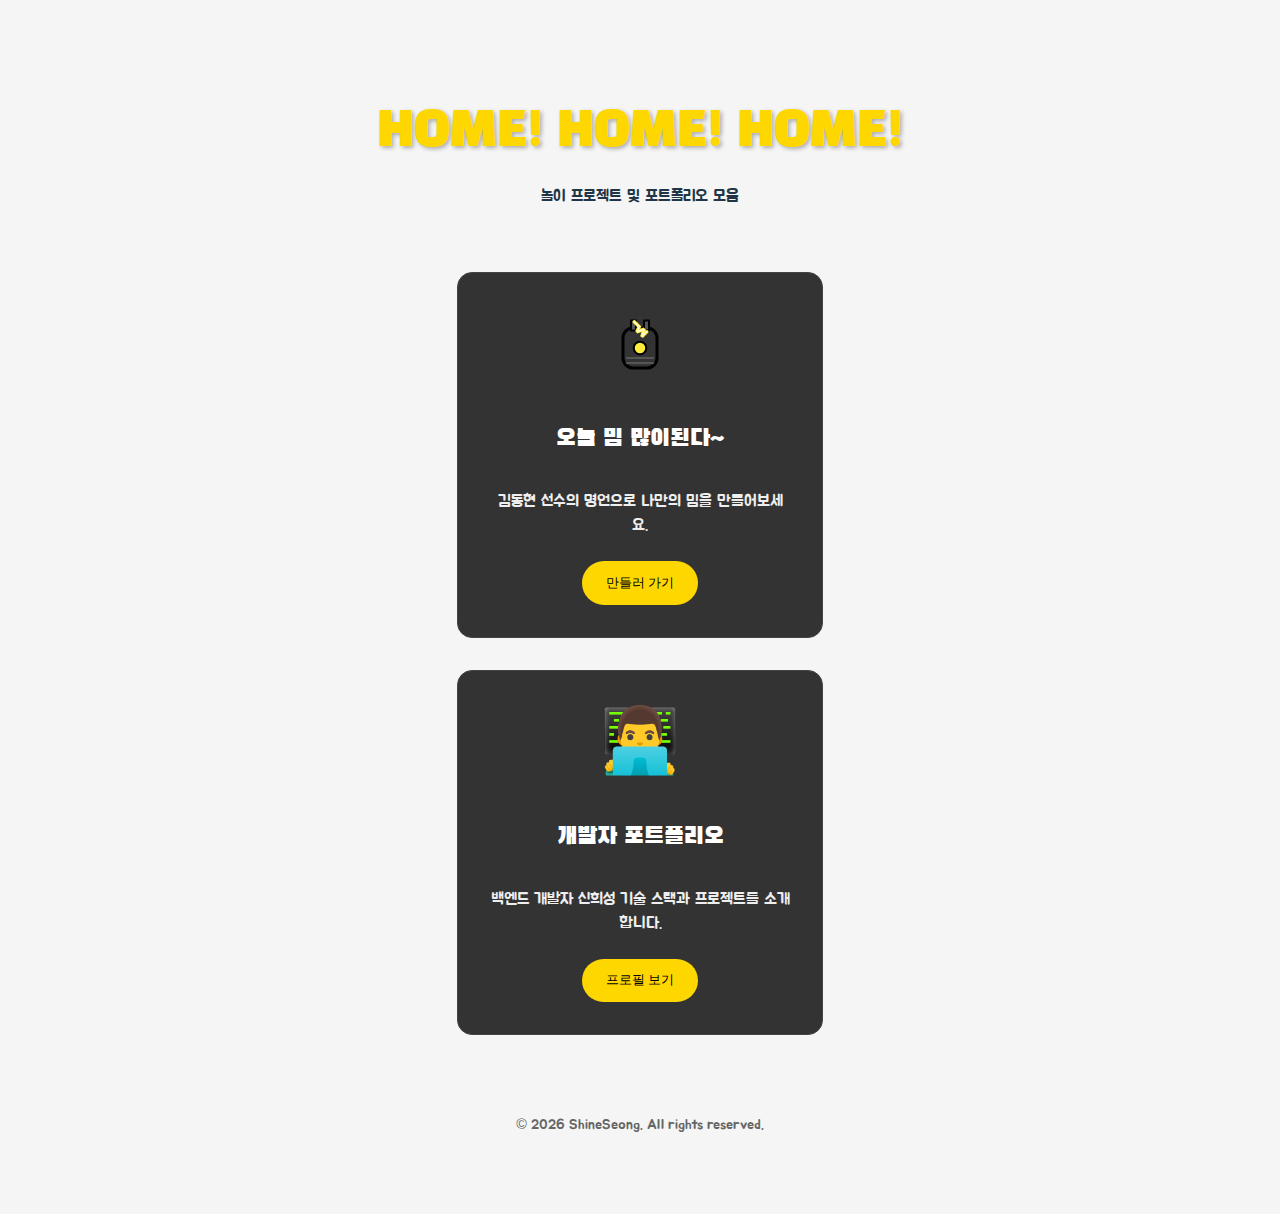
<file: index.html>
<!doctype html>
<html lang="en">
  <head>
    <meta charset="UTF-8" />
    <link rel="icon" type="image/svg+xml" href="/stun-gun.svg" />
    <meta name="viewport" content="width=device-width, initial-scale=1.0" />
    <link rel="preconnect" href="https://fonts.googleapis.com">
    <link rel="preconnect" href="https://fonts.gstatic.com" crossorigin>
    <link href="https://fonts.googleapis.com/css2?family=Black+Han+Sans&family=Jua&display=swap" rel="stylesheet">
    <title>김동현 밈 생성기 - 오늘 운동 많이 된다 | 오늘 밈 많이 된다</title>
    <meta name="description" content="김동현 선수의 '오늘 운동 많이 된다', '스트레스 많이 받을거야' 등 유명한 밈을 활용하여 나만의 밈 이미지를 만들어보세요. 실시간 텍스트 합성 및 공유 기능을 제공하는 김동현 밈 생성기입니다." />
    <meta name="keywords" content="김동현 밈 생성기, 오늘 운동 많이 된다, 오늘 밈 많이 된다, 스트레스 많이 받을거야, 오늘 운동 많이 된다 생성기, 김동현 짤, 밈 만들기, 매미킴 밈" />
    <meta property="og:title" content="김동현 밈 생성기 - 오늘 운동 많이 된다" />
    <meta property="og:description" content="클릭 몇 번으로 만드는 나만의 김동현 밈! 오늘 운동 많이 된다, 스트레스 많이 받을거야 등 다양한 템플릿 제공." />
    <meta property="og:type" content="website" />
    <meta property="og:url" content="https://this-is-a-great-workout-generator.pages.dev" />
    <meta property="og:image" content="https://this-is-a-great-workout-generator.pages.dev/og-image.png" />
    <meta name="twitter:card" content="summary_large_image" />
    <meta name="google-adsense-account" content="ca-pub-1660431670215659">
    <!-- Google AdSense -->
    <script async src="https://pagead2.googlesyndication.com/pagead/js/adsbygoogle.js?client=ca-pub-1660431670215659"
         crossorigin="anonymous"></script>
    <script type="module" crossorigin src="/assets/index-DIxK9hoF.js"></script>
    <link rel="stylesheet" crossorigin href="/assets/index-CgCWH6Kr.css">
  </head>
  <body>
    <div id="root"></div>
  </body>
</html>
</file>
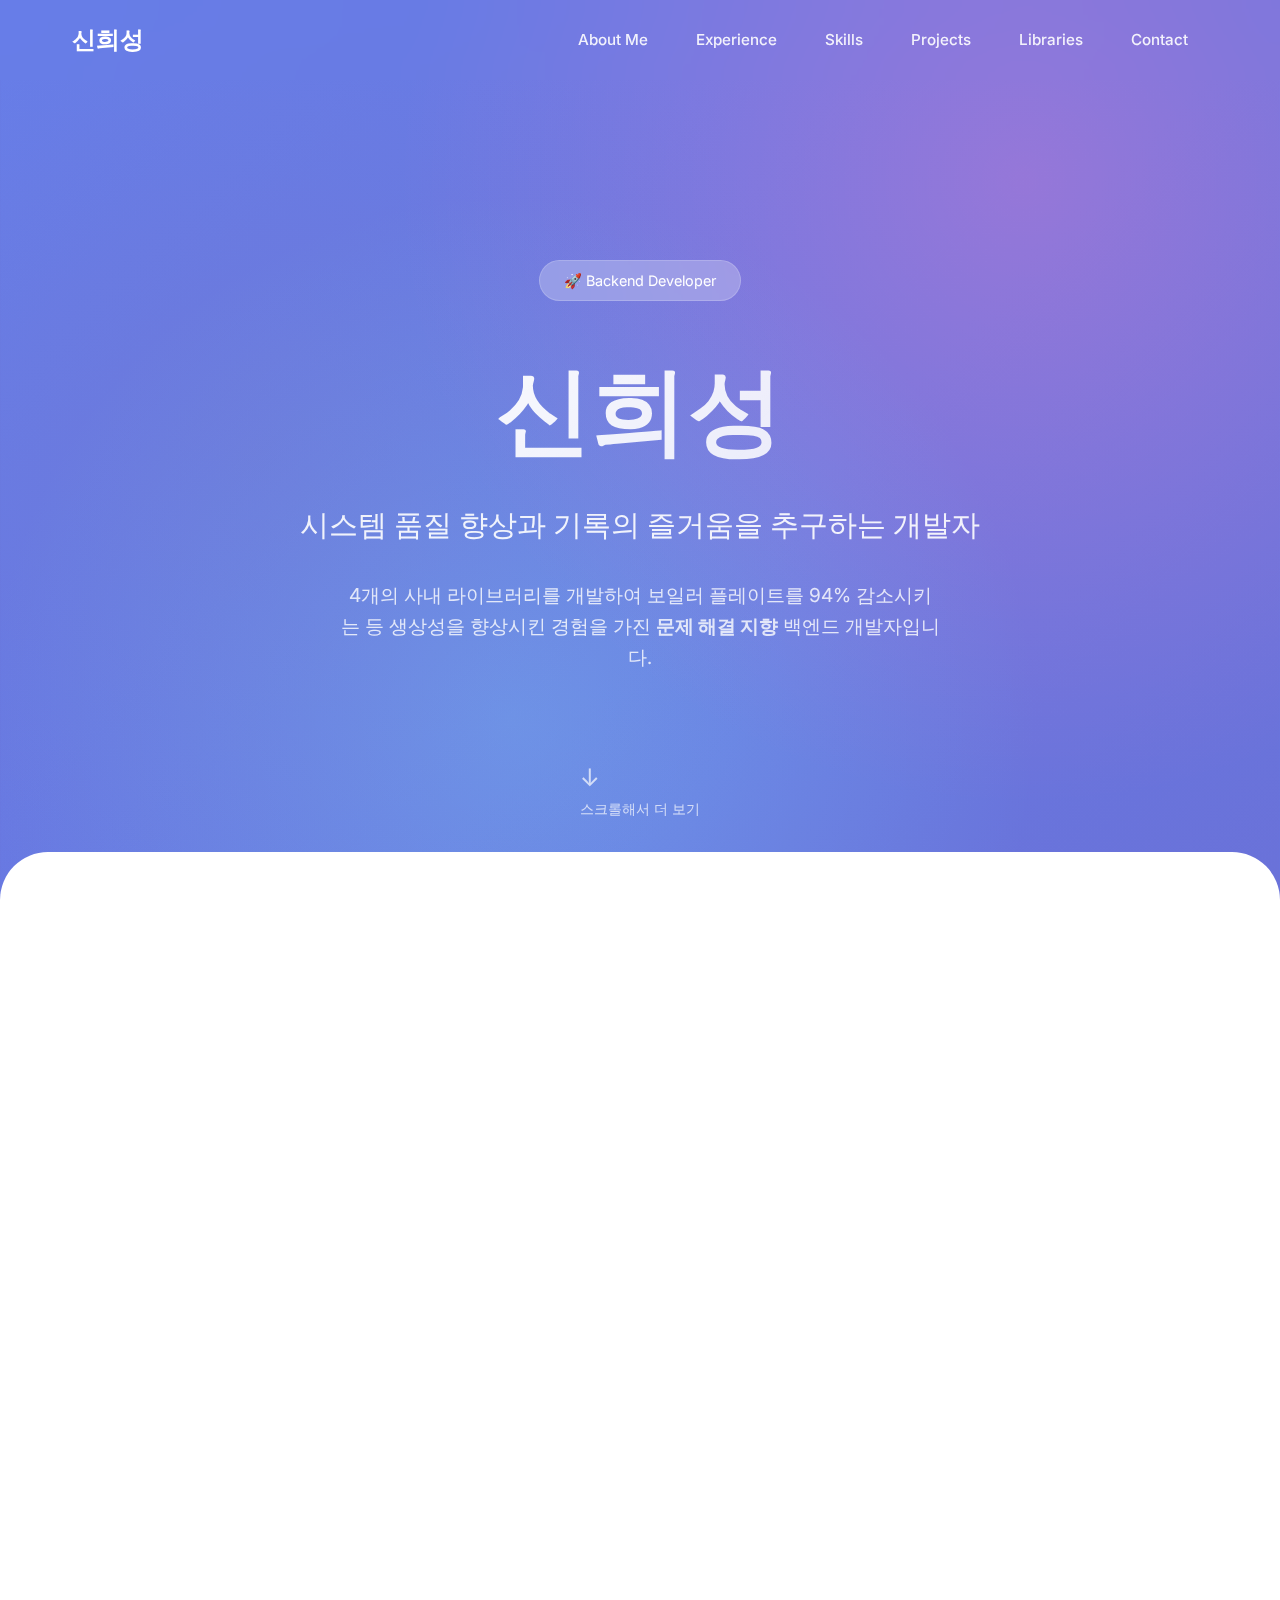
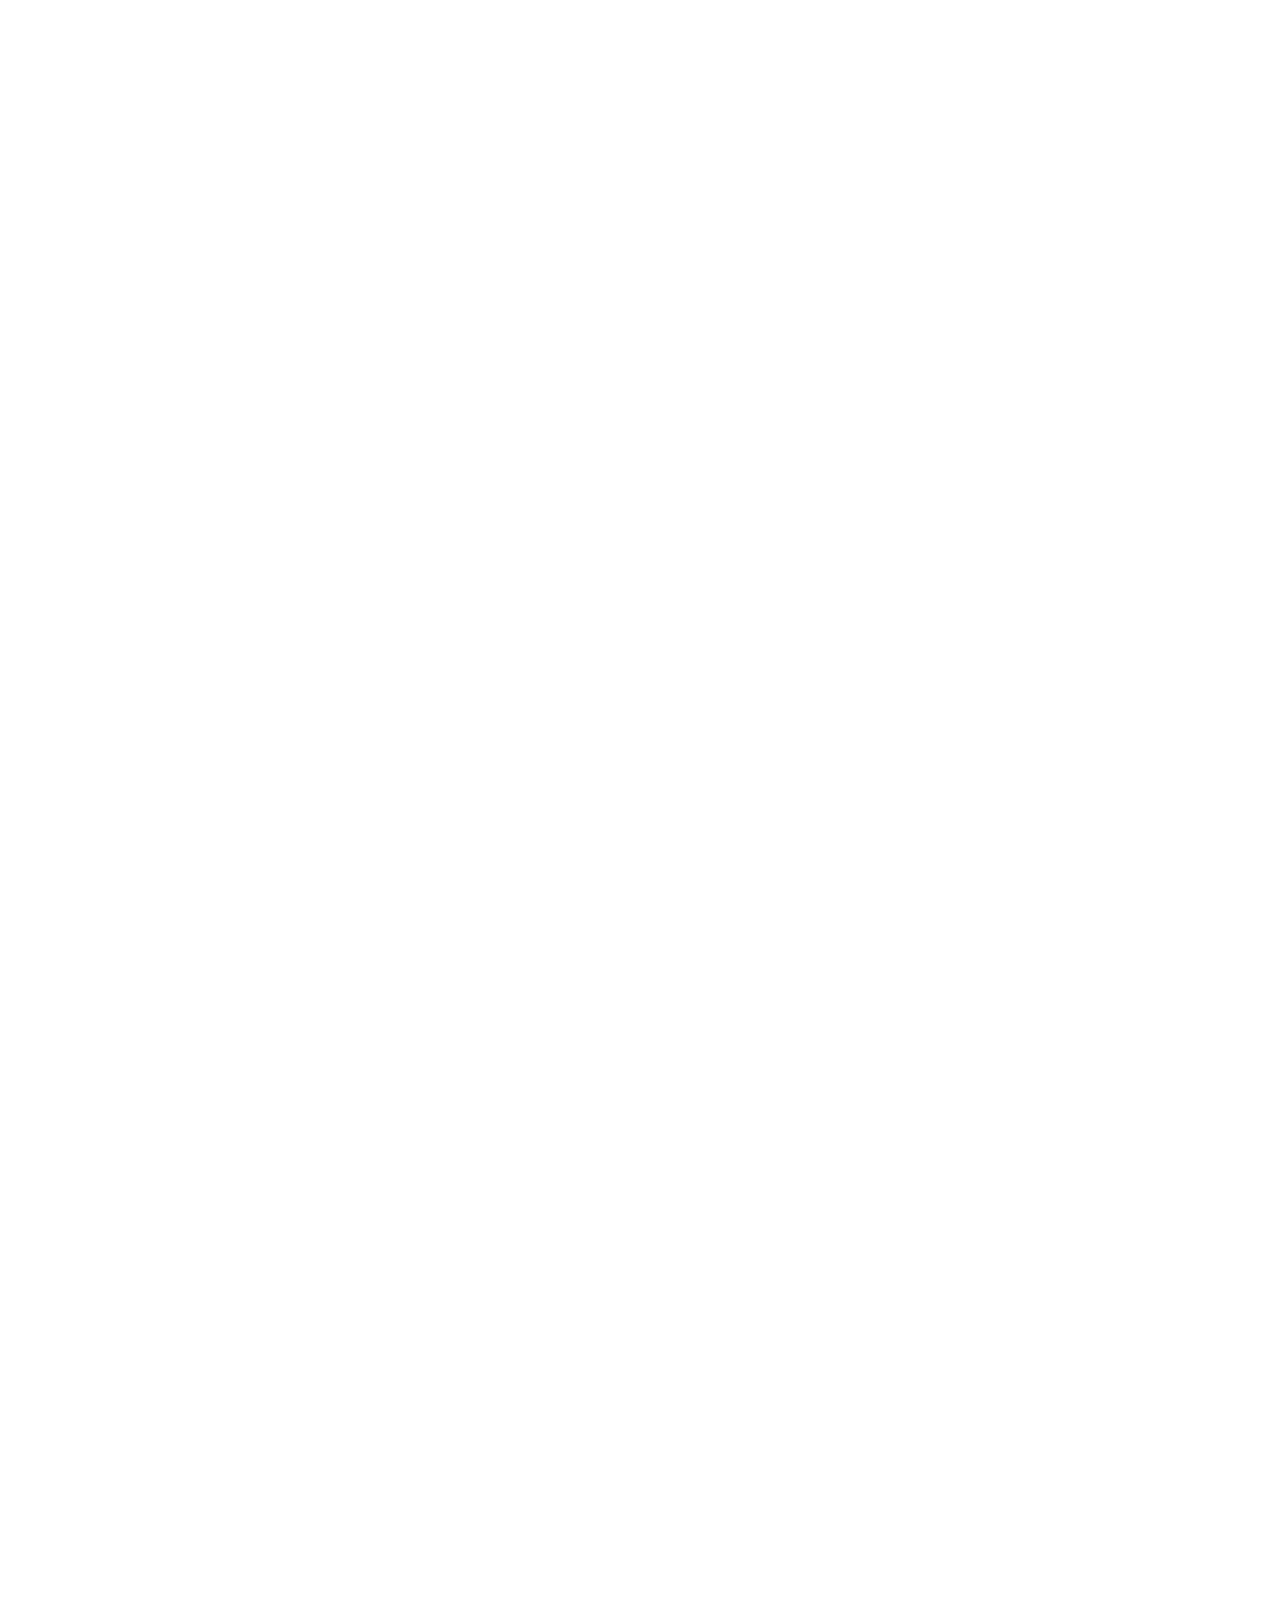
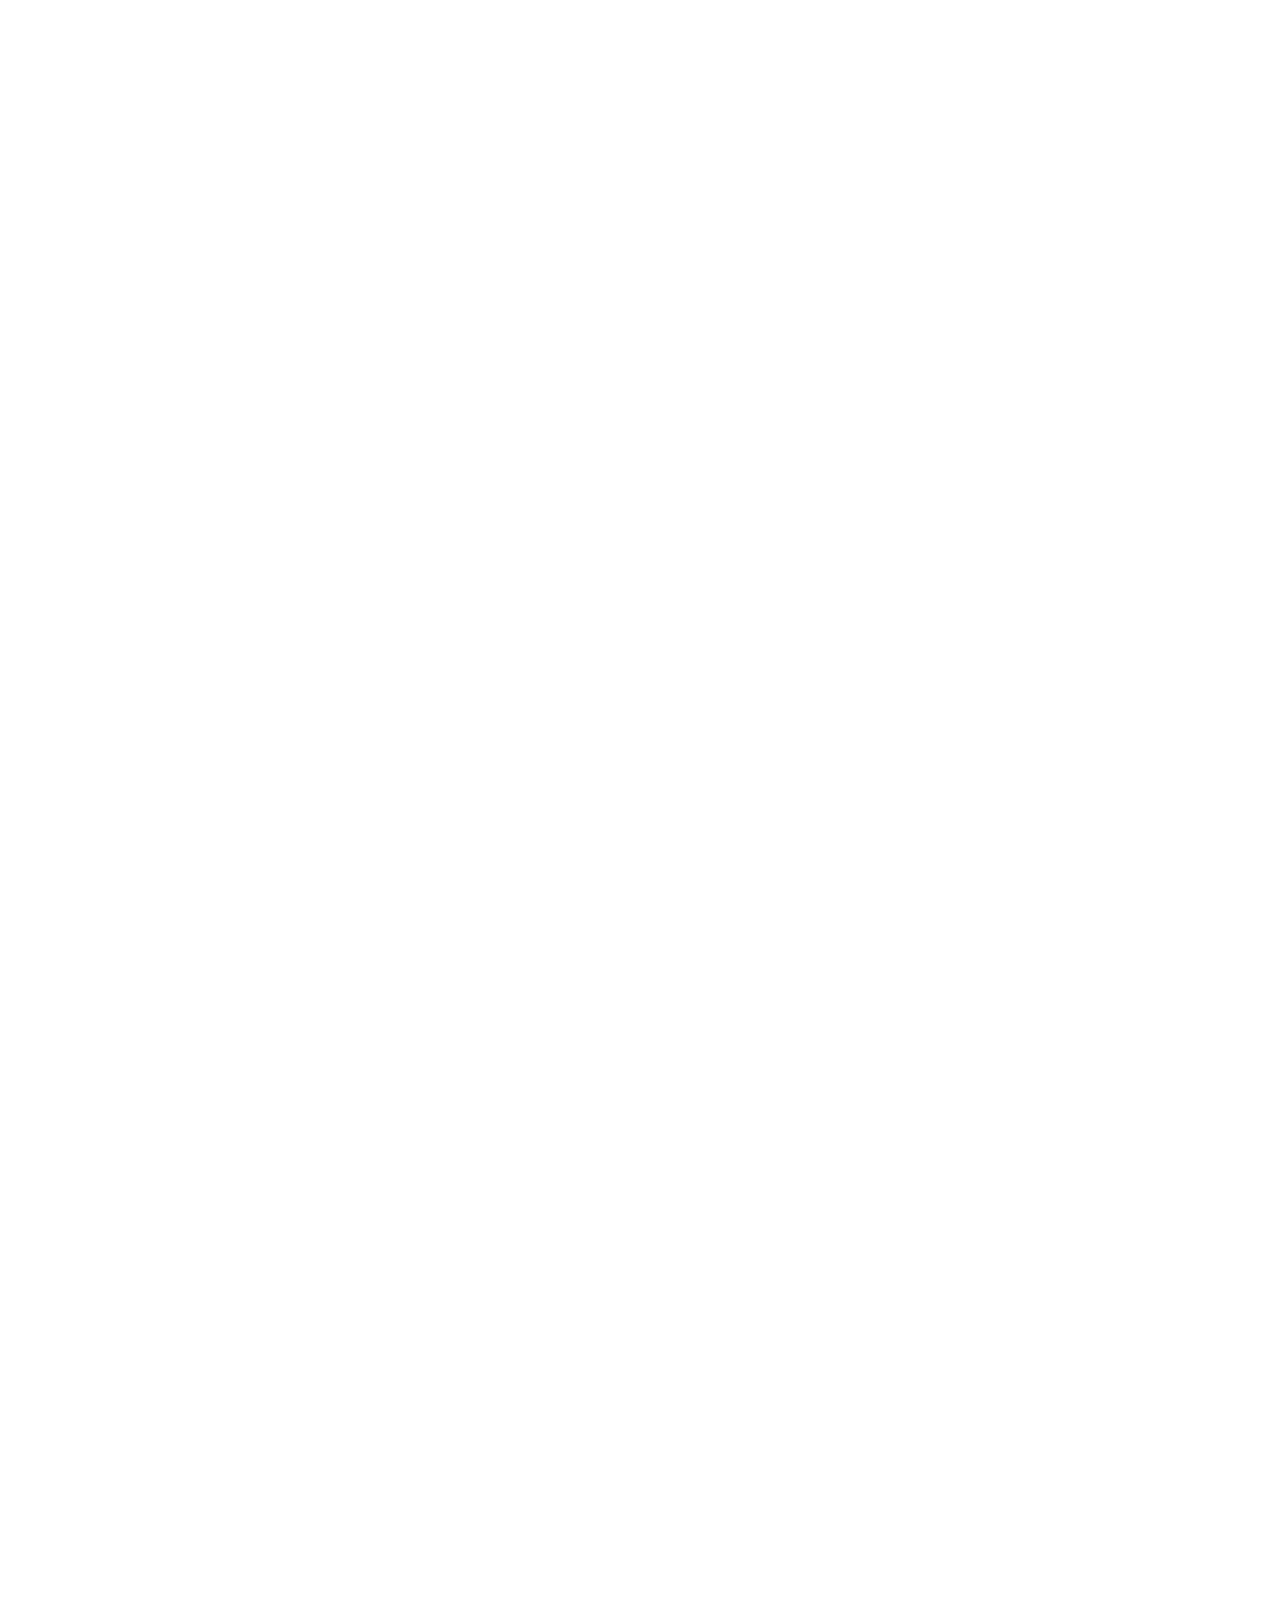
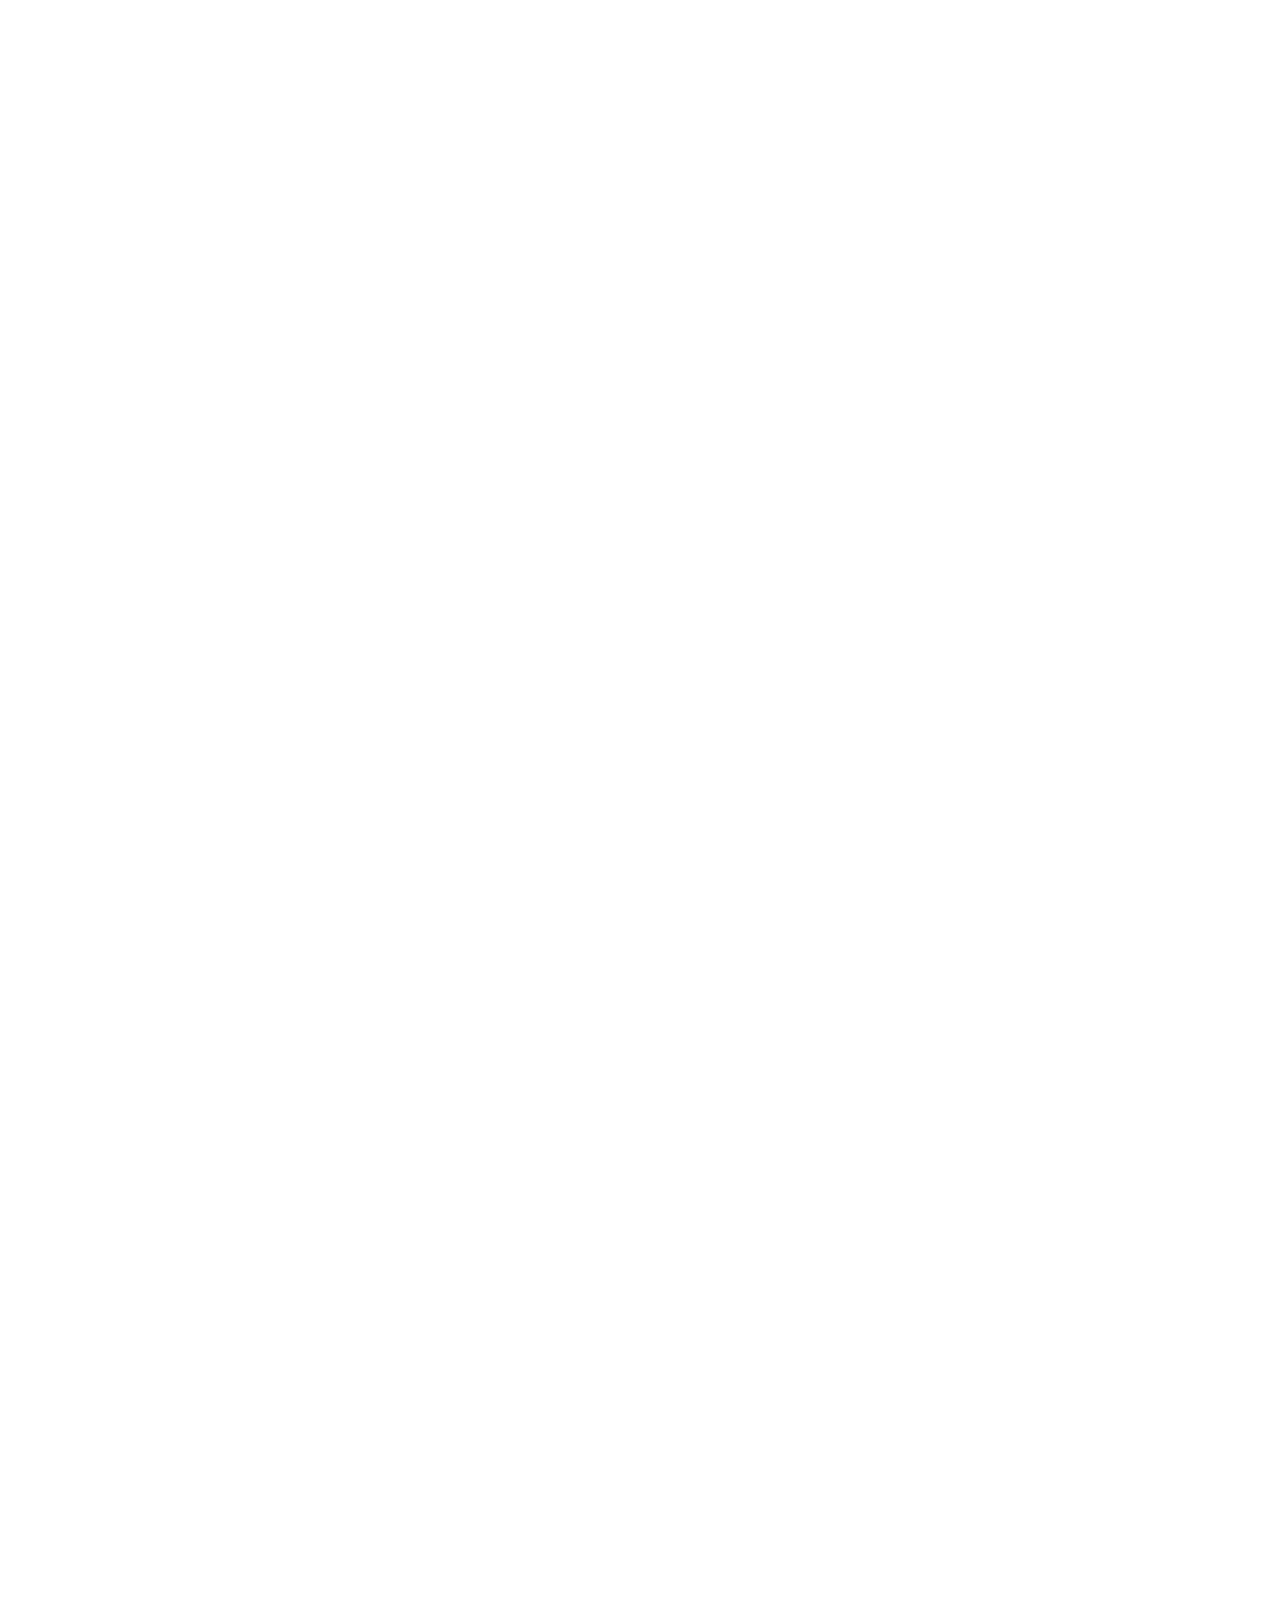
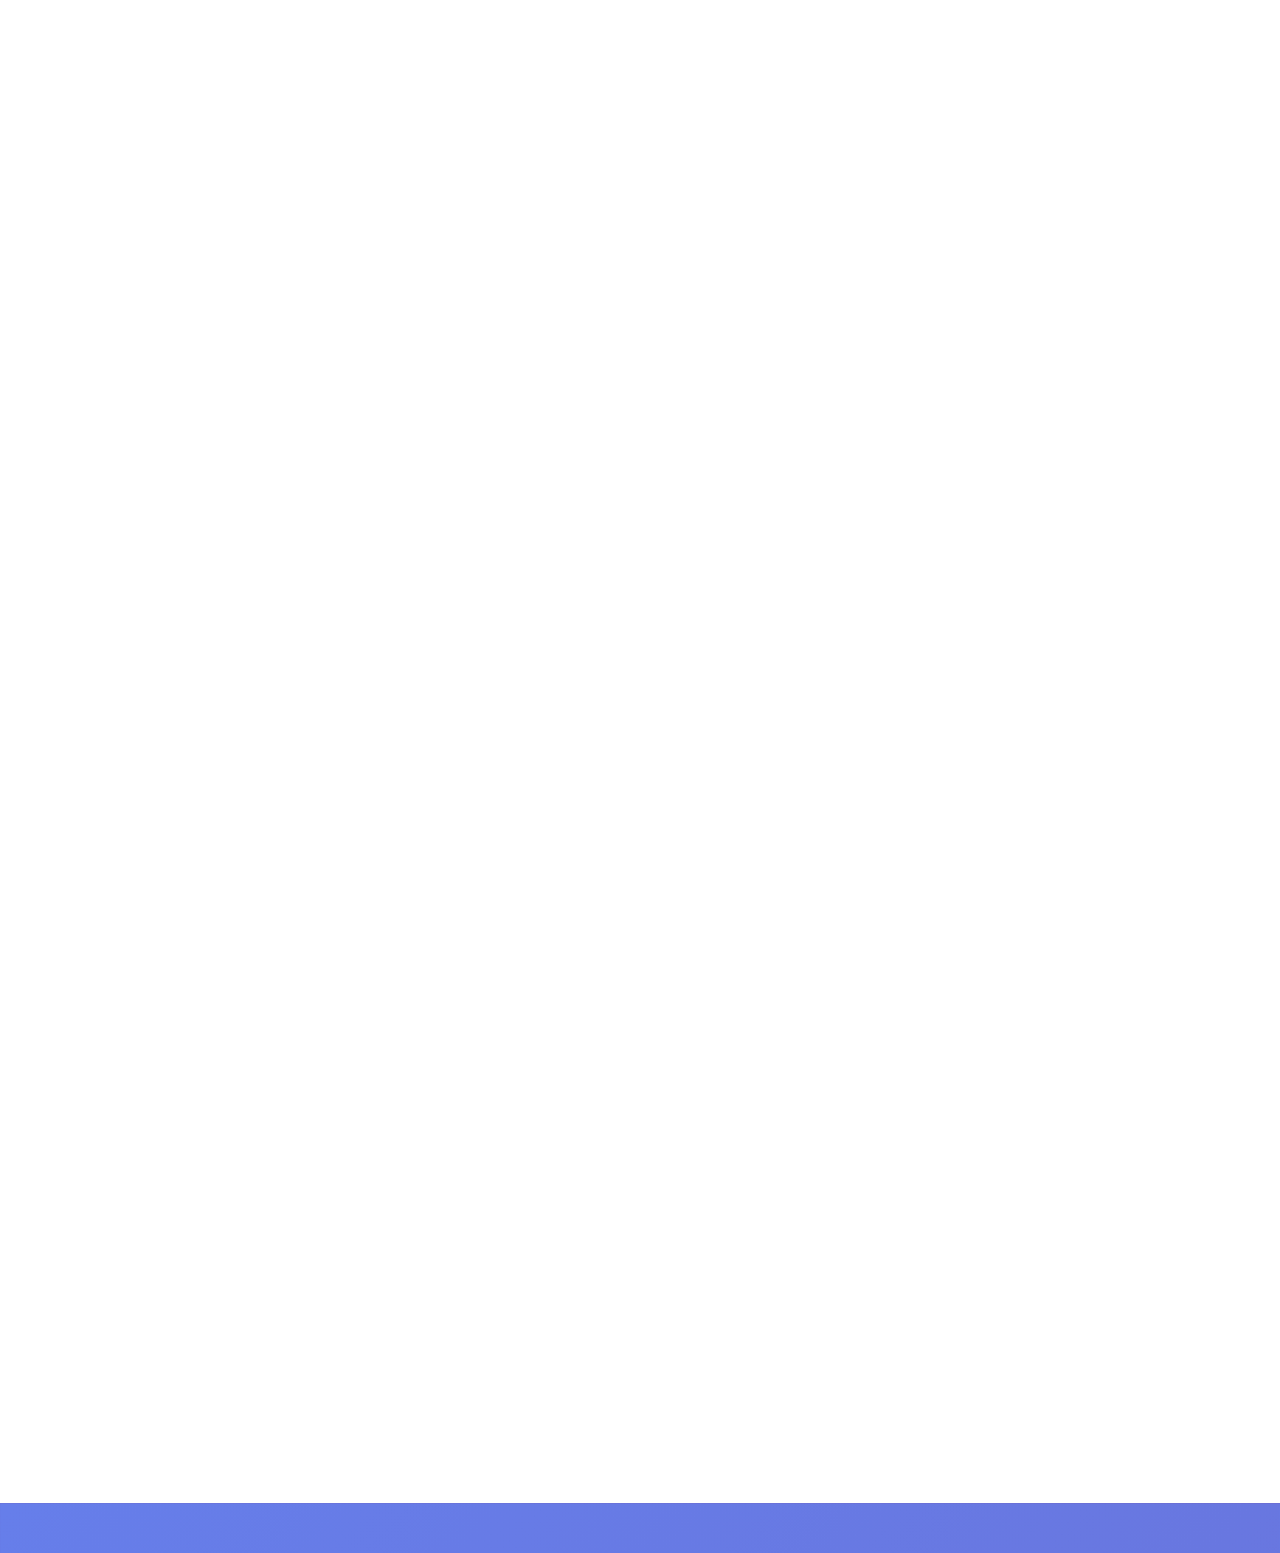
<file: portpolio.html>
<!DOCTYPE html>
<html lang="ko">
<head>
    <meta charset="UTF-8">
    <meta name="viewport" content="width=device-width, initial-scale=1.0">
    <title>신희성 - Backend Developer</title>
    <meta name="google-adsense-account" content="ca-pub-1660431670215659">
    <!-- Google AdSense -->
    <script async src="https://pagead2.googlesyndication.com/pagead/js/adsbygoogle.js?client=ca-pub-1660431670215659"
         crossorigin="anonymous"></script>
    <style>
        @import url('https://fonts.googleapis.com/css2?family=Inter:wght@300;400;500;600;700&display=swap');

        * {
            margin: 0;
            padding: 0;
            box-sizing: border-box;
        }

        :root {
            --primary: #667eea;
            --primary-dark: #5a67d8;
            --secondary: #764ba2;
            --accent: #f093fb;
            --text-primary: #1a202c;
            --text-secondary: #4a5568;
            --text-muted: #718096;
            --bg-primary: #ffffff;
            --bg-secondary: #f7fafc;
            --bg-glass: rgba(255, 255, 255, 0.25);
            --border: rgba(255, 255, 255, 0.18);
            --shadow: 0 8px 32px 0 rgba(31, 38, 135, 0.37);
            --shadow-lg: 0 20px 40px 0 rgba(31, 38, 135, 0.2);
            --nav-height: 80px;
        }

        html {
            scroll-behavior: smooth;
        }

        body {
            font-family: 'Inter', -apple-system, BlinkMacSystemFont, sans-serif;
            line-height: 1.6;
            color: var(--text-primary);
            overflow-x: hidden;
            background: linear-gradient(135deg, var(--primary) 0%, var(--secondary) 100%);
            min-height: 100vh;
        }

        .container {
            max-width: 1200px;
            margin: 0 auto;
            padding: 0 2rem;
        }

        /* Navigation */
        .navbar {
            position: fixed;
            top: 0;
            left: 0;
            right: 0;
            z-index: 1000;
            padding: 1rem 0;
            transition: all 0.3s cubic-bezier(0.4, 0, 0.2, 1);
            backdrop-filter: blur(20px);
            -webkit-backdrop-filter: blur(20px);
        }

        .navbar.scrolled {
            background: rgba(255, 255, 255, 0.95);
            backdrop-filter: blur(20px);
            -webkit-backdrop-filter: blur(20px);
            border-bottom: 1px solid rgba(255, 255, 255, 0.2);
            box-shadow: 0 8px 32px rgba(31, 38, 135, 0.15);
        }

        .nav-container {
            display: flex;
            align-items: center;
            justify-content: space-between;
            max-width: 1200px;
            margin: 0 auto;
            padding: 0 2rem;
        }

        .nav-logo {
            font-size: 1.5rem;
            font-weight: 700;
            color: white;
            text-decoration: none;
            transition: all 0.3s ease;
        }

        .navbar.scrolled .nav-logo {
            color: var(--text-primary);
        }

        .nav-menu {
            display: flex;
            list-style: none;
            gap: 0.5rem;
            align-items: center;
        }

        .nav-item {
            position: relative;
        }

        .nav-link {
            display: block;
            padding: 0.75rem 1.25rem;
            color: rgba(255, 255, 255, 0.9);
            text-decoration: none;
            font-weight: 500;
            font-size: 0.95rem;
            border-radius: 50px;
            transition: all 0.3s cubic-bezier(0.4, 0, 0.2, 1);
            position: relative;
            overflow: hidden;
        }

        .navbar.scrolled .nav-link {
            color: var(--text-secondary);
        }

        .nav-link::before {
            content: '';
            position: absolute;
            top: 0;
            left: 0;
            right: 0;
            bottom: 0;
            background: rgba(255, 255, 255, 0.1);
            border-radius: 50px;
            opacity: 0;
            transform: scale(0.8);
            transition: all 0.3s cubic-bezier(0.4, 0, 0.2, 1);
        }

        .nav-link:hover::before {
            opacity: 1;
            transform: scale(1);
        }

        .navbar.scrolled .nav-link::before {
            background: var(--bg-secondary);
        }

        .nav-link:hover {
            color: white;
            transform: translateY(-2px);
        }

        .navbar.scrolled .nav-link:hover {
            color: var(--primary);
        }

        .nav-link.active {
            background: rgba(255, 255, 255, 0.2);
            color: white;
            backdrop-filter: blur(10px);
            -webkit-backdrop-filter: blur(10px);
        }

        .navbar.scrolled .nav-link.active {
            background: var(--primary);
            color: white;
        }

        /* Mobile Menu */
        .mobile-menu-toggle {
            display: none;
            background: none;
            border: none;
            color: white;
            font-size: 1.5rem;
            cursor: pointer;
            padding: 0.5rem;
            border-radius: 8px;
            transition: all 0.3s ease;
        }

        .navbar.scrolled .mobile-menu-toggle {
            color: var(--text-primary);
        }

        .mobile-menu {
            position: absolute;
            top: 100%;
            left: 0;
            right: 0;
            background: rgba(255, 255, 255, 0.95);
            backdrop-filter: blur(20px);
            -webkit-backdrop-filter: blur(20px);
            border-bottom: 1px solid rgba(255, 255, 255, 0.2);
            box-shadow: 0 8px 32px rgba(31, 38, 135, 0.15);
            transform: translateY(-100%);
            opacity: 0;
            visibility: hidden;
            transition: all 0.3s cubic-bezier(0.4, 0, 0.2, 1);
        }

        .mobile-menu.active {
            transform: translateY(0);
            opacity: 1;
            visibility: visible;
        }

        .mobile-nav-menu {
            list-style: none;
            padding: 2rem;
            display: flex;
            flex-direction: column;
            gap: 1rem;
        }

        .mobile-nav-link {
            display: block;
            padding: 1rem 1.5rem;
            color: var(--text-primary);
            text-decoration: none;
            font-weight: 500;
            border-radius: 12px;
            transition: all 0.3s ease;
            text-align: center;
        }

        .mobile-nav-link:hover,
        .mobile-nav-link.active {
            background: var(--primary);
            color: white;
            transform: translateY(-2px);
        }

        /* Hero Section */
        .hero {
            min-height: 100vh;
            display: flex;
            align-items: center;
            justify-content: center;
            position: relative;
            overflow: hidden;
            padding-top: var(--nav-height);
        }

        .hero::before {
            content: '';
            position: absolute;
            top: 0;
            left: 0;
            right: 0;
            bottom: 0;
            background:
                    radial-gradient(circle at 20% 50%, rgba(120, 119, 198, 0.3) 0%, transparent 50%),
                    radial-gradient(circle at 80% 20%, rgba(255, 119, 198, 0.3) 0%, transparent 50%),
                    radial-gradient(circle at 40% 80%, rgba(120, 219, 255, 0.3) 0%, transparent 50%);
            animation: float 6s ease-in-out infinite;
        }

        @keyframes float {
            0%, 100% { transform: translateY(0px) rotate(0deg); }
            50% { transform: translateY(-20px) rotate(2deg); }
        }

        .hero-content {
            text-align: center;
            color: white;
            z-index: 2;
            position: relative;
            max-width: 800px;
        }

        .hero-badge {
            display: inline-block;
            background: var(--bg-glass);
            backdrop-filter: blur(10px);
            border: 1px solid var(--border);
            padding: 0.5rem 1.5rem;
            border-radius: 50px;
            font-size: 0.9rem;
            margin-bottom: 2rem;
            animation: slideInDown 1s ease-out;
        }

        .hero-title {
            font-size: clamp(3rem, 8vw, 6rem);
            font-weight: 700;
            margin-bottom: 1rem;
            background: linear-gradient(135deg, #ffffff 0%, rgba(255,255,255,0.8) 100%);
            -webkit-background-clip: text;
            -webkit-text-fill-color: transparent;
            background-clip: text;
            animation: slideInUp 1s ease-out 0.2s both;
        }

        .hero-subtitle {
            font-size: clamp(1.2rem, 3vw, 1.8rem);
            font-weight: 400;
            margin-bottom: 2rem;
            opacity: 0.9;
            animation: slideInUp 1s ease-out 0.4s both;
        }

        .hero-description {
            font-size: 1.2rem;
            margin-bottom: 3rem;
            opacity: 0.8;
            max-width: 600px;
            margin-left: auto;
            margin-right: auto;
            animation: slideInUp 1s ease-out 0.6s both;
        }

        .scroll-indicator {
            position: absolute;
            bottom: 5rem; /* 8rem에서 5rem으로 조정 */
            left: 50%;
            transform: translateX(-50%);
            color: white;
            opacity: 0.7;
            animation: bounce 2s infinite;
            z-index: 20; /* main-content보다 높은 z-index */
        }

        @keyframes bounce {
            0%, 20%, 50%, 80%, 100% { transform: translateX(-50%) translateY(0); }
            40% { transform: translateX(-50%) translateY(-10px); }
            60% { transform: translateX(-50%) translateY(-5px); }
        }

        /* Main Content */
        .main-content {
            background: white;
            position: relative;
            z-index: 10;
            border-radius: 3rem 3rem 0 0;
            margin-top: -3rem;
            padding-top: 5rem;
        }

        .section {
            padding: 5rem 0;
            opacity: 0;
            transform: translateY(50px);
            transition: all 0.8s ease;
        }

        .section.visible {
            opacity: 1;
            transform: translateY(0);
        }

        .section-header {
            text-align: center;
            margin-bottom: 4rem;
        }

        .section-badge {
            display: inline-block;
            background: linear-gradient(135deg, var(--primary), var(--secondary));
            color: white;
            padding: 0.5rem 1.5rem;
            border-radius: 50px;
            font-size: 0.9rem;
            font-weight: 500;
            margin-bottom: 1rem;
        }

        .section-title {
            font-size: clamp(2.5rem, 5vw, 3.5rem);
            font-weight: 700;
            color: var(--text-primary);
            margin-bottom: 1rem;
        }

        .section-subtitle {
            font-size: 1.2rem;
            color: var(--text-secondary);
            max-width: 600px;
            margin: 0 auto;
        }

        /* About Section */
        .about-grid {
            display: grid;
            grid-template-columns: 1fr 1fr;
            gap: 4rem;
            align-items: center;
        }

        .about-content {
            font-size: 1.1rem;
            line-height: 1.8;
            color: var(--text-secondary);
        }

        .about-content p {
            margin-bottom: 1.5rem;
        }

        .about-highlight {
            color: var(--primary);
            font-weight: 600;
        }

        /* Impact Section */
        .impact-section {
            margin-top: 4rem;
        }

        .impact-section-title {
            font-size: 1.8rem;
            font-weight: 700;
            color: var(--text-primary);
            text-align: center;
            margin-bottom: 3rem;
        }

        .impact-grid {
            display: grid;
            grid-template-columns: repeat(auto-fit, minmax(280px, 1fr));
            gap: 1.5rem;
        }

        .impact-card {
            background: white;
            padding: 2rem;
            border-radius: 1.2rem;
            box-shadow: var(--shadow);
            border: 1px solid rgba(0,0,0,0.05);
            transition: all 0.3s cubic-bezier(0.4, 0, 0.2, 1);
            position: relative;
            overflow: hidden;
        }

        .impact-card::before {
            content: '';
            position: absolute;
            top: 0;
            left: 0;
            right: 0;
            height: 4px;
            background: linear-gradient(135deg, var(--primary), var(--secondary));
        }

        .impact-card:hover {
            transform: translateY(-8px);
            box-shadow: var(--shadow-lg);
        }

        .impact-icon {
            font-size: 2rem;
            margin-bottom: 1rem;
            display: block;
        }

        .impact-title {
            font-size: 1.1rem;
            font-weight: 700;
            color: var(--text-primary);
            margin-bottom: 0.8rem;
            line-height: 1.3;
        }

        .impact-description {
            color: var(--text-secondary);
            line-height: 1.6;
            margin-bottom: 1.2rem;
            font-size: 0.95rem;
        }

        .impact-description strong {
            color: var(--primary);
            font-weight: 700;
        }

        .impact-tech {
            background: var(--bg-secondary);
            color: var(--text-muted);
            padding: 0.4rem 0.8rem;
            border-radius: 20px;
            font-size: 0.8rem;
            font-weight: 600;
            display: inline-block;
        }

        .about-stats {
            display: grid;
            grid-template-columns: repeat(auto-fit, minmax(150px, 1fr));
            gap: 2rem;
        }

        .stat-card {
            text-align: center;
            padding: 2rem;
            background: var(--bg-secondary);
            border-radius: 1.5rem;
            transition: transform 0.3s ease;
        }

        .stat-card:hover {
            transform: translateY(-5px);
        }

        .stat-number {
            font-size: 2.5rem;
            font-weight: 700;
            color: var(--primary);
            display: block;
            margin-bottom: 0.5rem;
        }

        .stat-label {
            color: var(--text-secondary);
            font-weight: 500;
        }

        /* Experience Section */
        .experience-timeline {
            position: relative;
            max-width: 900px;
            margin: 0 auto;
        }

        .timeline-line {
            position: absolute;
            left: 50%;
            top: 0;
            bottom: 0;
            width: 2px;
            background: linear-gradient(to bottom, var(--primary), var(--secondary));
            transform: translateX(-50%);
        }

        .timeline-item {
            display: flex;
            align-items: center;
            margin-bottom: 4rem;
            position: relative;
        }

        .timeline-item:nth-child(even) {
            flex-direction: row-reverse;
        }

        .timeline-content {
            flex: 1;
            background: white;
            padding: 2.5rem;
            border-radius: 1.5rem;
            box-shadow: var(--shadow);
            border: 1px solid rgba(0,0,0,0.05);
            transition: all 0.3s ease;
            margin: 0 2rem;
        }

        .timeline-content:hover {
            transform: translateY(-5px);
            box-shadow: var(--shadow-lg);
        }

        .timeline-dot {
            position: absolute;
            left: 50%;
            top: 50%;
            transform: translate(-50%, -50%);
            width: 1rem;
            height: 1rem;
            background: var(--primary);
            border-radius: 50%;
            border: 4px solid white;
            box-shadow: 0 0 0 4px var(--primary);
            z-index: 2;
        }

        .timeline-date {
            background: linear-gradient(135deg, var(--primary), var(--secondary));
            color: white;
            padding: 0.5rem 1rem;
            border-radius: 50px;
            font-size: 0.9rem;
            font-weight: 600;
            margin-bottom: 1rem;
            display: inline-block;
        }

        .timeline-title {
            font-size: 1.4rem;
            font-weight: 700;
            color: var(--text-primary);
            margin-bottom: 0.5rem;
        }

        .timeline-company {
            color: var(--primary);
            font-weight: 600;
            margin-bottom: 1rem;
        }

        .timeline-desc {
            color: var(--text-secondary);
            margin-bottom: 1.5rem;
            line-height: 1.6;
        }

        .tech-tags {
            display: flex;
            flex-wrap: wrap;
            gap: 0.5rem;
        }

        .tech-tag {
            background: var(--bg-secondary);
            color: var(--text-secondary);
            padding: 0.3rem 0.8rem;
            border-radius: 50px;
            font-size: 0.8rem;
            font-weight: 500;
        }

        /* Skills Section */
        .skills-grid {
            display: grid;
            grid-template-columns: repeat(auto-fit, minmax(300px, 1fr));
            gap: 2rem;
        }

        .skill-category {
            background: white;
            padding: 2.5rem;
            border-radius: 1.5rem;
            box-shadow: var(--shadow);
            border: 1px solid rgba(0,0,0,0.05);
            transition: all 0.3s ease;
        }

        .skill-category:hover {
            transform: translateY(-5px);
            box-shadow: var(--shadow-lg);
        }

        .skill-category-title {
            font-size: 1.3rem;
            font-weight: 700;
            color: var(--text-primary);
            margin-bottom: 1.5rem;
            display: flex;
            align-items: center;
            gap: 0.5rem;
        }

        .skill-list {
            display: flex;
            flex-wrap: wrap;
            gap: 0.8rem;
        }

        .skill-tag {
            background: linear-gradient(135deg, var(--primary), var(--secondary));
            color: white;
            padding: 0.6rem 1.2rem;
            border-radius: 50px;
            font-weight: 500;
            font-size: 0.9rem;
            transition: all 0.3s ease;
        }

        .skill-tag:hover {
            transform: translateY(-2px);
            box-shadow: var(--shadow);
        }

        .skill-tag.expert {
            background: linear-gradient(135deg, #ff6b6b, #ee5a24);
        }

        .skill-tag.advanced {
            background: linear-gradient(135deg, #feca57, #ff9ff3);
        }

        /* Projects Section */
        .projects-grid {
            display: grid;
            grid-template-columns: repeat(auto-fit, minmax(320px, 1fr));
            gap: 2rem;
        }

        .project-card {
            background: white;
            border-radius: 1.5rem;
            overflow: hidden;
            box-shadow: var(--shadow);
            border: 1px solid rgba(0,0,0,0.05);
            transition: all 0.3s ease;
        }

        .project-card:hover {
            transform: translateY(-10px);
            box-shadow: var(--shadow-lg);
        }

        .project-header {
            padding: 2rem 2rem 1rem 2rem;
        }

        .project-badge {
            background: linear-gradient(135deg, var(--accent), var(--secondary));
            color: white;
            padding: 0.3rem 1rem;
            border-radius: 50px;
            font-size: 0.8rem;
            font-weight: 600;
            margin-bottom: 1rem;
            display: inline-block;
        }

        .project-title {
            font-size: 1.3rem;
            font-weight: 700;
            color: var(--text-primary);
            margin-bottom: 0.5rem;
        }

        .project-period {
            color: var(--text-muted);
            font-size: 0.9rem;
            margin-bottom: 1rem;
        }

        .project-description {
            color: var(--text-secondary);
            line-height: 1.6;
            margin-bottom: 2rem;
        }

        .project-footer {
            padding: 0 2rem 2rem 2rem;
        }

        .project-impact {
            background: linear-gradient(135deg, #10ac84, #1dd1a1);
            color: white;
            padding: 0.5rem 1rem;
            border-radius: 50px;
            font-size: 0.8rem;
            font-weight: 600;
            margin-bottom: 1rem;
            display: inline-block;
        }

        /* Contact Section */
        .contact-content {
            text-align: center;
            max-width: 600px;
            margin: 0 auto;
        }

        .contact-links {
            display: flex;
            justify-content: center;
            gap: 2rem;
            margin-top: 3rem;
            flex-wrap: wrap;
        }

        /* Contact 섹션 하단 여백 추가 */
        #contact {
            padding-bottom: 10rem !important;
        }

        .contact-link {
            display: flex;
            align-items: center;
            gap: 0.5rem;
            padding: 1rem 2rem;
            background: white;
            border-radius: 50px;
            text-decoration: none;
            color: var(--text-primary);
            box-shadow: var(--shadow);
            border: 1px solid rgba(0,0,0,0.05);
            transition: all 0.3s ease;
            font-weight: 500;
        }

        .contact-link:hover {
            transform: translateY(-3px);
            box-shadow: var(--shadow-lg);
            background: var(--primary);
            color: white;
        }

        /* Animations */
        @keyframes slideInDown {
            from {
                opacity: 0;
                transform: translateY(-30px);
            }
            to {
                opacity: 1;
                transform: translateY(0);
            }
        }

        @keyframes slideInUp {
            from {
                opacity: 0;
                transform: translateY(30px);
            }
            to {
                opacity: 1;
                transform: translateY(0);
            }
        }

        /* Responsive */
        @media (max-width: 768px) {
            .nav-menu {
                display: none;
            }

            .mobile-menu-toggle {
                display: block;
            }

            .container {
                padding: 0 1rem;
            }

            .about-grid {
                grid-template-columns: 1fr;
                gap: 2rem;
            }

            .impact-grid {
                grid-template-columns: 1fr;
                gap: 1rem;
            }

            .timeline-line {
                left: 2rem;
            }

            .timeline-item {
                flex-direction: row !important;
                padding-left: 4rem;
            }

            .timeline-content {
                margin: 0;
            }

            .timeline-dot {
                left: 2rem;
            }

            .contact-links {
                flex-direction: column;
                align-items: center;
            }
        }

        /* Scroll progress bar */
        .scroll-progress {
            position: fixed;
            top: 0;
            left: 0;
            width: 0%;
            height: 3px;
            background: linear-gradient(to right, var(--primary), var(--secondary));
            z-index: 9999;
            transition: width 0.1s ease;
        }
    </style>
</head>
<body>
<div class="scroll-progress" id="scrollProgress"></div>

<!-- Navigation -->
<nav class="navbar" id="navbar">
    <div class="nav-container">
        <a href="#hero" class="nav-logo">신희성</a>

        <ul class="nav-menu">
            <li class="nav-item">
                <a href="#about" class="nav-link" data-section="about">About Me</a>
            </li>
            <li class="nav-item">
                <a href="#experience" class="nav-link" data-section="experience">Experience</a>
            </li>
            <li class="nav-item">
                <a href="#skills" class="nav-link" data-section="skills">Skills</a>
            </li>
            <li class="nav-item">
                <a href="#projects" class="nav-link" data-section="projects">Projects</a>
            </li>
            <li class="nav-item">
                <a href="#libraries" class="nav-link" data-section="libraries">Libraries</a>
            </li>
            <li class="nav-item">
                <a href="#contact" class="nav-link" data-section="contact">Contact</a>
            </li>
        </ul>

        <button class="mobile-menu-toggle" id="mobileMenuToggle">
            ☰
        </button>

        <div class="mobile-menu" id="mobileMenu">
            <ul class="mobile-nav-menu">
                <li><a href="#about" class="mobile-nav-link" data-section="about">About Me</a></li>
                <li><a href="#experience" class="mobile-nav-link" data-section="experience">Experience</a></li>
                <li><a href="#skills" class="mobile-nav-link" data-section="skills">Skills</a></li>
                <li><a href="#projects" class="mobile-nav-link" data-section="projects">Projects</a></li>
                <li><a href="#libraries" class="mobile-nav-link" data-section="libraries">Libraries</a></li>
                <li><a href="#contact" class="mobile-nav-link" data-section="contact">Contact</a></li>
            </ul>
        </div>
    </div>
</nav>

<!-- Hero Section -->
<section id="hero" class="hero">
    <div class="container">
        <div class="hero-content">
            <div class="hero-badge">🚀 Backend Developer</div>
            <h1 class="hero-title">신희성</h1>
            <p class="hero-subtitle">시스템 품질 향상과 기록의 즐거움을 추구하는 개발자</p>
            <p class="hero-description">
                4개의 사내 라이브러리를 개발하여 보일러 플레이트를 94% 감소시키는 등 생상성을 향상시킨 경험을 가진 <strong>문제 해결 지향</strong> 백엔드 개발자입니다.
            </p>
        </div>
    </div>
    <div class="scroll-indicator">
        <div style="font-size: 1.5rem;">↓</div>
        <div style="font-size: 0.9rem;">스크롤해서 더 보기</div>
    </div>
</section>

<div class="main-content">
    <!-- About Section -->
    <section id="about" class="section">
        <div class="container">
            <div class="section-header">
                <div class="section-badge">👋 About Me</div>
                <h2 class="section-title">빠르게 배우고 빠르게 성과내는</h2>
                <p class="section-subtitle">
                    KSP, DSL, 헥사고날 아키텍처까지 실질적 문제 해결을 위한 도전과 배움을 즐기는 개발자입니다.
                </p>
            </div>

            <div class="about-grid">
                <div class="about-content">
                    <p>
                        운영중인 시스템의 문제점을 개선하기 위해 라이브러리를 개발하고, 더 나은 구조를 위해 아키텍처를 설계하는 등
                        <span class="about-highlight">시스템의 품질 향상</span>에 관심이 많습니다.
                    </p>
                    <p>
                        학습과 인지 심리학, 뇌 과학 서적을 즐기며, 올바른 기록법에 관심을 가지기 시작한지 세 달 정도 지난 요즈음은
                        <span class="about-highlight">기록의 즐거움</span>에 푹 빠져있습니다.
                    </p>
                    <p>
                        문제를 발견하면 직접 해결하는 개발자로, 멀티플랫폼 지원 문제를 JS Bridge로 해결하고,
                        보일러플레이트 코드 문제를 KSP로 해결한 경험이 있습니다.
                    </p>
                </div>

                <div class="about-stats">
                    <div class="stat-card">
                        <span class="stat-number" id="careerLength">계산중...</span>
                        <span class="stat-label">총 경력</span>
                    </div>
                    <div class="stat-card">
                        <span class="stat-number">5개</span>
                        <span class="stat-label">신규 프로젝트 경험</span>
                    </div>
                    <div class="stat-card">
                        <span class="stat-number">4개</span>
                        <span class="stat-label">라이브러리 개발</span>
                    </div>
                    <div class="stat-card">
                        <span class="stat-number">94%</span>
                        <span class="stat-label">보일러 플레이트 감소율</span>
                    </div>
                    <div class="stat-card">
                        <span class="stat-number">2개</span>
                        <span class="stat-label">도메인 경험</span>
                    </div>
                </div>
            </div>

            <!-- 주요 프로젝트 임팩트 섹션 -->
            <div class="impact-section">
                <h3 class="impact-section-title">🚀 주요 프로젝트 임팩트</h3>
                <div class="impact-grid">
                    <div class="impact-card">
                        <div class="impact-icon">⚡</div>
                        <h4 class="impact-title">리액티브 아키텍처 전환</h4>
                        <p class="impact-description">블로킹 I/O에서 Non-blocking I/O로 전환하여 <strong>처리량 향상</strong></p>
                        <div class="impact-tech">Spring WebFlux • Coroutine</div>
                    </div>

                    <div class="impact-card">
                        <div class="impact-icon">🎯</div>
                        <h4 class="impact-title">레거시 시스템 모던화</h4>
                        <p class="impact-description">헥사고날 아키텍처 도입으로 <strong>결합도 감소</strong>, 유지보수성 향상</p>
                        <div class="impact-tech">DDD • Clean Architecture</div>
                    </div>

                    <div class="impact-card">
                        <div class="impact-icon">🔧</div>
                        <h4 class="impact-title">개발 생산성 도구 구축</h4>
                        <p class="impact-description">KSP 기반 코드 생성으로 <strong>보일러 플레이트 94% 단축</strong>, 개발자 만족도 향상</p>
                        <div class="impact-tech">KSP • Metaprogramming</div>
                    </div>

                    <div class="impact-card">
                        <div class="impact-icon">🌐</div>
                        <h4 class="impact-title">크로스플랫폼 솔루션</h4>
                        <p class="impact-description">JS Bridge 개발로 <strong>개발 비용 절약</strong>, 멀티플랫폼 지원 실현</p>
                        <div class="impact-tech">Kotlin Multiplatform</div>
                    </div>

                    <div class="impact-card">
                        <div class="impact-icon">📊</div>
                        <h4 class="impact-title">실시간 데이터 처리</h4>
                        <p class="impact-description">R2DBC와 리액티브 스트림으로 <strong>응답 시간 개선</strong></p>
                        <div class="impact-tech">R2DBC • jOOQ Reactive</div>
                    </div>
                </div>
            </div>
        </div>
    </section>

    <!-- Experience Section -->
    <section id="experience" class="section">
        <div class="container">
            <div class="section-header">
                <div class="section-badge">💼 Experience</div>
                <h2 class="section-title">경력 사항</h2>
                <p class="section-subtitle">
                    결제 솔루션부터 헬스케어까지, 빠른 학습력과 적응력으로 성장중인 여정입니다.
                </p>
            </div>

            <div class="experience-timeline">
                <div class="timeline-line"></div>

                <div class="timeline-item">
                    <div class="timeline-content">
                        <div class="timeline-date">2025.04 - 현재</div>
                        <div class="timeline-dot"></div>
                        <h3 class="timeline-title">Backend Developer</h3>
                        <div class="timeline-company">비욘드메디슨</div>
                        <p class="timeline-desc">
                            디지털 치료제 발행 및 추적을 위한 의료진용 대시보드 백엔드를 1인 개발 중입니다.
                            Spring WebFlux + Coroutine 기반 리액티브 시스템을 구축하고 있습니다.
                        </p>
                        <div class="tech-tags">
                            <span class="tech-tag">Kotlin</span>
                            <span class="tech-tag">Spring WebFlux</span>
                            <span class="tech-tag">Coroutine</span>
                            <span class="tech-tag">jOOQ Reactive</span>
                            <span class="tech-tag">R2DBC</span>
                            <span class="tech-tag">gRPC</span>
                        </div>
                    </div>
                </div>

                <div class="timeline-item">
                    <div class="timeline-content">
                        <div class="timeline-date">2023.08 - 2025.04</div>
                        <div class="timeline-dot"></div>
                        <h3 class="timeline-title">Backend Developer</h3>
                        <div class="timeline-company">아이엠티소프트</div>
                        <p class="timeline-desc">
                            멀티플랫폼 POS 프로젝트 아키텍처 설계 및 비즈니스 로직 개발을 리딩했습니다.
                            헥사고날 아키텍처 도입으로 레거시 시스템을 개선하고, 4개의 사내 공용 라이브러리를 개발했습니다.
                        </p>
                        <div class="tech-tags">
                            <span class="tech-tag">Kotlin</span>
                            <span class="tech-tag">Spring Boot</span>
                            <span class="tech-tag">KTORM</span>
                            <span class="tech-tag">KMP</span>
                            <span class="tech-tag">Hexagonal Architecture</span>
                        </div>
                    </div>
                </div>
            </div>
        </div>
    </section>

    <!-- Skills Section -->
    <section id="skills" class="section">
        <div class="container">
            <div class="section-header">
                <div class="section-badge">🛠️ Skills</div>
                <h2 class="section-title">기술 스택</h2>
                <p class="section-subtitle">
                    메타프로그래밍부터 리액티브 프로그래밍까지, 다양한 백엔드 기술을 다룹니다.
                </p>
            </div>

            <div class="skills-grid">
                <div class="skill-category">
                    <h3 class="skill-category-title">
                        <span>⚡</span>
                        Backend Core
                    </h3>
                    <div class="skill-list">
                        <span class="skill-tag expert">Kotlin</span>
                        <span class="skill-tag expert">Spring Boot</span>
                        <span class="skill-tag advanced">WebFlux</span>
                        <span class="skill-tag advanced">Coroutine</span>
                        <span class="skill-tag">Ktor</span>
                        <span class="skill-tag">Armeria</span>
                    </div>
                </div>

                <div class="skill-category">
                    <h3 class="skill-category-title">
                        <span>🗄️</span>
                        Database
                    </h3>
                    <div class="skill-list">
                        <span class="skill-tag advanced">jOOQ</span>
                        <span class="skill-tag advanced">R2DBC</span>
                        <span class="skill-tag">KTORM</span>
                        <span class="skill-tag">SQLite</span>
                        <span class="skill-tag">MS SQL</span>
                    </div>
                </div>

                <div class="skill-category">
                    <h3 class="skill-category-title">
                        <span>🚀</span>
                        Advanced Tech
                    </h3>
                    <div class="skill-list">
                        <span class="skill-tag expert">KSP</span>
                        <span class="skill-tag expert">DSL</span>
                        <span class="skill-tag advanced">gRPC</span>
                        <span class="skill-tag advanced">gRPC-Web</span>
                        <span class="skill-tag">Reflection</span>
                    </div>
                </div>

                <div class="skill-category">
                    <h3 class="skill-category-title">
                        <span>🏗️</span>
                        Architecture
                    </h3>
                    <div class="skill-list">
                        <span class="skill-tag expert">Hexagonal</span>
                        <span class="skill-tag advanced">DDD</span>
                        <span class="skill-tag">Clean Architecture</span>
                        <span class="skill-tag">Reactive</span>
                    </div>
                </div>
            </div>
        </div>
    </section>

    <!-- Projects Section -->
    <section id="projects" class="section">
        <div class="container">
            <div class="section-header">
                <div class="section-badge">🚀 Projects</div>
                <h2 class="section-title">주요 프로젝트</h2>
                <p class="section-subtitle">
                    아키텍처 설계부터 프로덕션 운영까지, 실제 비즈니스 임팩트를 만든 프로젝트들입니다.
                </p>
            </div>

            <div class="projects-grid">
                <div class="project-card">
                    <div class="project-header">
                        <div class="project-badge">개발 중</div>
                        <h3 class="project-title">디지털 치료제 관리 서버</h3>
                        <div class="project-period">2025.04 - 현재</div>
                        <p class="project-description">
                            디지털 치료제 발행 및 추적을 위한 의료진용 대시보드 백엔드를 1인 개발 중입니다.
                            Spring WebFlux와 Coroutine을 활용한 완전 리액티브 시스템을 구축하고 있습니다.
                        </p>
                    </div>
                    <div class="project-footer">
                        <div class="project-impact">헬스케어로 도메인 전향</div>
                        <div class="tech-tags">
                            <span class="tech-tag">Spring WebFlux</span>
                            <span class="tech-tag">Coroutine</span>
                            <span class="tech-tag">jOOQ Reactive</span>
                            <span class="tech-tag">gRPC-Web</span>
                        </div>
                    </div>
                </div>

                <div class="project-card">
                    <div class="project-header">
                        <div class="project-badge">완료</div>
                        <h3 class="project-title">멀티플랫폼 POS 아키텍처 설계</h3>
                        <div class="project-period">2024.09 - 2025.04</div>
                        <p class="project-description">
                            헥사고날 아키텍처를 적용해 기존 레거시 아키텍처를 개선하고 전반적인 개발을 리딩했습니다.
                            Port & Adapter 패턴과 DDD 원칙 적용으로 비즈니스 로직 응집도를 향상시켰습니다.
                        </p>
                    </div>
                    <div class="project-footer">
                        <div class="project-impact">아키텍처 리딩 경험</div>
                        <div class="tech-tags">
                            <span class="tech-tag">Hexagonal Architecture</span>
                            <span class="tech-tag">DDD</span>
                            <span class="tech-tag">Kotlin Multiplatform</span>
                        </div>
                    </div>
                </div>

                <div class="project-card">
                    <div class="project-header">
                        <div class="project-badge">운영 중</div>
                        <h3 class="project-title">지미존스 키오스크 시스템</h3>
                        <div class="project-period">2024.03 - 2024.06</div>
                        <p class="project-description">
                            Windows 기반 키오스크 주문 처리 백엔드를 개발했습니다.
                            결제 처리, 주방 모니터 연동, 프린터 연동 등 전체 주문 플로우를 구현했습니다.
                        </p>
                    </div>
                    <div class="project-footer">
                        <div class="project-impact">실제 매장 운영</div>
                        <div class="tech-tags">
                            <span class="tech-tag">Kotlin</span>
                            <span class="tech-tag">Spring</span>
                            <span class="tech-tag">Payment Integration</span>
                        </div>
                    </div>
                </div>

                <div class="project-card">
                    <div class="project-header">
                        <div class="project-badge">개발 및 운영</div>
                        <h3 class="project-title">아임오더 테이블오더 관리 시스템</h3>
                        <div class="project-period">2024.01 - 2024.03</div>
                        <p class="project-description">
                            테이블 오더 기기 중앙 관리를 위한 Windows Desktop App을 개발했습니다.
                            KMP와 Compose를 활용한 UI 개발 및 이벤트 시스템을 구축했습니다.
                        </p>
                    </div>
                    <div class="project-footer">
                        <div class="project-impact">KMP 첫 도입</div>
                        <div class="tech-tags">
                            <span class="tech-tag">Kotlin Multiplatform</span>
                            <span class="tech-tag">Compose</span>
                            <span class="tech-tag">Event System</span>
                        </div>
                    </div>
                </div>

                <div class="project-card">
                    <div class="project-header">
                        <div class="project-badge">개발 및 운영</div>
                        <h3 class="project-title">급식 입장관리 DIT</h3>
                        <div class="project-period">2023.12 - 2024.01</div>
                        <p class="project-description">
                            LG, 아워홈 등 대기업에 납품된 급식 업체 및 테마파크 입장관리 시스템을 개발했습니다.
                            Angular 화면 개발과 Nice Van사 결제 연동을 담당했습니다.
                            대기업 및 중견기업 사내 시스템과의 추가 연동 개발을 담당했습니다.
                        </p>
                    </div>
                    <div class="project-footer">
                        <div class="project-impact">대기업 납품 실적</div>
                        <div class="tech-tags">
                            <span class="tech-tag">Kotlin</span>
                            <span class="tech-tag">Angular</span>
                            <span class="tech-tag">Payment Integration</span>
                        </div>
                    </div>
                </div>

                <div class="project-card">
                    <div class="project-header">
                        <div class="project-badge">운영</div>
                        <h3 class="project-title">키오스크 시스템 운영</h3>
                        <div class="project-period">2023.08 - 2025.04</div>
                        <p class="project-description">
                            서브웨이, 파파이스, 윙스탑 등 유명 프랜차이즈의 키오스크 시스템을 운영 및 유지보수 하였습니다.
                            추가적인 요구사항에 따라 기능 개발을 진행하였습니다.
                            실제 매장에서 사용되는 시스템의 안정성을 유지했던 경험이 있습니다.
                        </p>
                    </div>
                    <div class="project-footer">
                        <div class="project-impact">프랜차이즈 운영</div>
                        <div class="tech-tags">
                            <span class="tech-tag">Production Operation</span>
                            <span class="tech-tag">System Maintenance</span>
                        </div>
                    </div>
                </div>
            </div>
        </div>
    </section>

    <!-- Libraries Section -->
    <section id="libraries" class="section">
        <div class="container">
            <div class="section-header">
                <div class="section-badge">📚 Libraries</div>
                <h2 class="section-title">개발 라이브러리</h2>
                <p class="section-subtitle">
                    실제 문제를 해결하고 팀 생산성을 향상시킨 라이브러리들입니다.
                </p>
            </div>

            <div class="projects-grid">
                <div class="project-card">
                    <div class="project-header">
                        <div class="project-badge">KSP</div>
                        <h3 class="project-title">persistence-code-generator</h3>
                        <div class="project-period">2024.08 - 2024.09</div>
                        <p class="project-description">
                            KSP를 활용한 영속성 계층 코드 자동 생성 라이브러리.
                            도메인 엔티티 하나당 300줄 → 20줄로 단축하여 개발자가 비즈니스 로직에 집중할 수 있게 했습니다.
                        </p>
                    </div>
                    <div class="project-footer">
                        <div class="project-impact">94% 보일러플레이트 감소</div>
                        <div class="tech-tags">
                            <span class="tech-tag">KSP</span>
                            <span class="tech-tag">KTORM</span>
                            <span class="tech-tag">Code Generation</span>
                        </div>
                    </div>
                </div>

                <div class="project-card">
                    <div class="project-header">
                        <div class="project-badge">DSL</div>
                        <h3 class="project-title">DDL-DSL</h3>
                        <div class="project-period">2024.07 - 2024.08</div>
                        <p class="project-description">
                            멀티 데이터베이스 지원을 위한 Kotlin DSL 라이브러리.
                            하나의 코드로 SQLite, MS SQL 등 다양한 DB의 DDL 생성이 가능합니다.
                            또한 작성한 DDL의 히스토리 관리를 통해 DB 마이그레이션을 지원합니다.
                        </p>
                    </div>
                    <div class="project-footer">
                        <div class="project-impact">타 팀 프로젝트 도입</div>
                        <div class="tech-tags">
                            <span class="tech-tag">Kotlin DSL</span>
                            <span class="tech-tag">SQLite</span>
                            <span class="tech-tag">MS SQL</span>
                        </div>
                    </div>
                </div>

                <div class="project-card">
                    <div class="project-header">
                        <div class="project-badge">Bridge</div>
                        <h3 class="project-title">BridgeApi</h3>
                        <div class="project-period">2024.06 - 2024.07</div>
                        <p class="project-description">
                            RN이나 Flutter 없이 React로 안드로이드+Windows 지원을 위한 솔루션.
                            axios와 동일한 인터페이스로 네이티브 코드를 REST API 스타일로 호출 가능합니다.
                        </p>
                    </div>
                    <div class="project-footer">
                        <div class="project-impact">크로스플랫폼 문제 해결</div>
                        <div class="tech-tags">
                            <span class="tech-tag">TypeScript</span>
                            <span class="tech-tag">Android WebView</span>
                            <span class="tech-tag">Promise</span>
                        </div>
                    </div>
                </div>
            </div>
        </div>
    </section>

    <!-- Contact Section -->
    <section id="contact" class="section">
        <div class="container">
            <div class="contact-content">
                <div class="section-badge">📞 Contact</div>
                <h2 class="section-title">함께 일해요</h2>
                <p class="section-subtitle">
                    새로운 도전과 성장 기회를 찾고 있습니다. 언제든 연락해주세요!
                </p>

                <div class="contact-links">
                    <a href="mailto:hss275989@gmail.com" class="contact-link">
                        <span>📧</span>
                        <span>hss275989@gmail.com</span>
                    </a>
                    <a href="https://github.com/shiniseong" class="contact-link" target="_blank">
                        <span>🔗</span>
                        <span>GitHub</span>
                    </a>
                    <a href="https://shin-e-dog.tistory.com" class="contact-link" target="_blank">
                        <span>📝</span>
                        <span>기술블로그</span>
                    </a>
                    <a href="https://open.kakao.com/o/shucDW8g" class="contact-link" target="_blank">
                        <span>💬</span>
                        <span>카카오톡</span>
                    </a>
                </div>
            </div>
        </div>
    </section>
</div>

<script>
    // Navigation functionality
    const navbar = document.getElementById('navbar');
    const mobileMenuToggle = document.getElementById('mobileMenuToggle');
    const mobileMenu = document.getElementById('mobileMenu');
    const navLinks = document.querySelectorAll('.nav-link');
    const mobileNavLinks = document.querySelectorAll('.mobile-nav-link');

    // 경력 계산 함수
    function calculateCareerLength() {
        const startDate = new Date(2023, 7, 1); // 2023년 8월 1일 (월은 0부터 시작)
        const currentDate = new Date();

        let years = currentDate.getFullYear() - startDate.getFullYear();
        let months = currentDate.getMonth() - startDate.getMonth();

        // 월이 음수이면 연도에서 1을 빼고 월에 12를 더함
        if (months < 0) {
            years--;
            months += 12;
        }

        // 결과 포맷팅
        let result = '';
        if (years > 0) {
            result += `${years}년`;
            if (months > 0) {
                result += ` ${months}개월`;
            }
        } else {
            result = `${months}개월`;
        }

        return result;
    }

    // 페이지 로드 시 경력 계산
    document.addEventListener('DOMContentLoaded', () => {
        const careerElement = document.getElementById('careerLength');
        if (careerElement) {
            careerElement.textContent = calculateCareerLength();
        }
    });

    // Scroll behavior for navbar
    let lastScrollTop = 0;
    window.addEventListener('scroll', () => {
        const scrollTop = window.pageYOffset || document.documentElement.scrollTop;

        // Add scrolled class when scrolled down
        if (scrollTop > 50) {
            navbar.classList.add('scrolled');
        } else {
            navbar.classList.remove('scrolled');
        }

        lastScrollTop = scrollTop;
    });

    // Mobile menu toggle
    mobileMenuToggle.addEventListener('click', () => {
        mobileMenu.classList.toggle('active');
        const isOpen = mobileMenu.classList.contains('active');
        mobileMenuToggle.textContent = isOpen ? '✕' : '☰';
    });

    // Close mobile menu when clicking on links
    mobileNavLinks.forEach(link => {
        link.addEventListener('click', () => {
            mobileMenu.classList.remove('active');
            mobileMenuToggle.textContent = '☰';
        });
    });

    // Active section highlighting
    const sections = document.querySelectorAll('section[id]');
    const observerOptions = {
        threshold: 0.1,
        rootMargin: '-120px 0px -30% 0px'
    };

    const navObserver = new IntersectionObserver((entries) => {
        entries.forEach(entry => {
            if (entry.isIntersecting) {
                const sectionId = entry.target.getAttribute('id');

                // Remove active class from all nav links
                navLinks.forEach(link => link.classList.remove('active'));
                mobileNavLinks.forEach(link => link.classList.remove('active'));

                // Add active class to current section nav link
                const currentNavLink = document.querySelector(`.nav-link[data-section="${sectionId}"]`);
                const currentMobileNavLink = document.querySelector(`.mobile-nav-link[data-section="${sectionId}"]`);

                if (currentNavLink) currentNavLink.classList.add('active');
                if (currentMobileNavLink) currentMobileNavLink.classList.add('active');
            }
        });
    }, observerOptions);

    // Contact 섹션 특별 처리를 위한 추가 observer
    const contactObserver = new IntersectionObserver((entries) => {
        entries.forEach(entry => {
            const scrollPosition = window.scrollY + window.innerHeight;
            const documentHeight = document.documentElement.scrollHeight;

            // 페이지 하단 근처에 도달했을 때 Contact 활성화
            if (scrollPosition >= documentHeight - 200) {
                navLinks.forEach(link => link.classList.remove('active'));
                mobileNavLinks.forEach(link => link.classList.remove('active'));

                const contactNavLink = document.querySelector('.nav-link[data-section="contact"]');
                const contactMobileNavLink = document.querySelector('.mobile-nav-link[data-section="contact"]');

                if (contactNavLink) contactNavLink.classList.add('active');
                if (contactMobileNavLink) contactMobileNavLink.classList.add('active');
            }
        });
    }, { threshold: 0.1 });

    // 스크롤 이벤트로 Contact 섹션 활성화 추가 체크
    window.addEventListener('scroll', () => {
        const scrollPosition = window.scrollY + window.innerHeight;
        const documentHeight = document.documentElement.scrollHeight;

        if (scrollPosition >= documentHeight - 100) {
            navLinks.forEach(link => link.classList.remove('active'));
            mobileNavLinks.forEach(link => link.classList.remove('active'));

            const contactNavLink = document.querySelector('.nav-link[data-section="contact"]');
            const contactMobileNavLink = document.querySelector('.mobile-nav-link[data-section="contact"]');

            if (contactNavLink) contactNavLink.classList.add('active');
            if (contactMobileNavLink) contactMobileNavLink.classList.add('active');
        }
    });

    sections.forEach(section => {
        navObserver.observe(section);
    });

    // Contact 섹션에 추가 observer 등록
    const contactSection = document.querySelector('#contact');
    if (contactSection) {
        contactObserver.observe(contactSection);
    }

    // Intersection Observer for scroll animations
    const animationObserver = new IntersectionObserver((entries) => {
        entries.forEach(entry => {
            if (entry.isIntersecting) {
                entry.target.classList.add('visible');
            }
        });
    }, {
        threshold: 0.1,
        rootMargin: '0px 0px -50px 0px'
    });

    // Observe all sections for animations
    document.querySelectorAll('.section').forEach(section => {
        animationObserver.observe(section);
    });

    // Smooth scrolling for anchor links
    document.querySelectorAll('a[href^="#"]').forEach(anchor => {
        anchor.addEventListener('click', function (e) {
            e.preventDefault();
            const targetId = this.getAttribute('href');
            const target = document.querySelector(targetId);
            if (target) {
                const navbarHeight = navbar.offsetHeight;

                // Hero 섹션으로 이동하는 경우
                if (targetId === '#hero') {
                    window.scrollTo({
                        top: 0,
                        behavior: 'smooth'
                    });
                    return;
                }

                // Contact 섹션은 페이지 끝까지 스크롤
                if (targetId === '#contact') {
                    window.scrollTo({
                        top: document.documentElement.scrollHeight - window.innerHeight,
                        behavior: 'smooth'
                    });
                    return;
                }

                // 다른 섹션들은 getBoundingClientRect()로 정확한 위치 계산
                const rect = target.getBoundingClientRect();
                const currentScrollTop = window.pageYOffset || document.documentElement.scrollTop;
                const targetTop = rect.top + currentScrollTop - navbarHeight - 30; // 30px 추가 여백

                window.scrollTo({
                    top: Math.max(0, targetTop),
                    behavior: 'smooth'
                });
            }
        });
    });

    // Scroll progress bar
    window.addEventListener('scroll', () => {
        const scrolled = (window.scrollY / (document.documentElement.scrollHeight - window.innerHeight)) * 100;
        document.getElementById('scrollProgress').style.width = scrolled + '%';
    });

    // Parallax effect for hero background
    window.addEventListener('scroll', () => {
        const scrolled = window.scrollY;
        const hero = document.querySelector('.hero');
        if (hero && scrolled < window.innerHeight) {
            hero.style.transform = `translateY(${scrolled * 0.5}px)`;
        }
    });

    // Card hover effects
    document.querySelectorAll('.project-card, .skill-category, .timeline-content, .impact-card').forEach(card => {
        card.addEventListener('mouseenter', function() {
            this.style.transform = 'translateY(-10px)';
        });

        card.addEventListener('mouseleave', function() {
            this.style.transform = 'translateY(0)';
        });
    });

    // Typing effect for hero title
    function typeWriter(element, text, speed = 100) {
        element.textContent = '';
        let i = 0;
        function type() {
            if (i < text.length) {
                element.textContent += text.charAt(i);
                i++;
                setTimeout(type, speed);
            }
        }
        type();
    }

    // Initialize typing effect
    window.addEventListener('load', () => {
        const heroTitle = document.querySelector('.hero-title');
        if (heroTitle) {
            const originalText = heroTitle.textContent;
            typeWriter(heroTitle, originalText, 150);
        }
    });

    // Hide scroll indicator on scroll
    window.addEventListener('scroll', () => {
        const scrollIndicator = document.querySelector('.scroll-indicator');
        if (window.scrollY > 100) {
            scrollIndicator.style.opacity = '0';
        } else {
            scrollIndicator.style.opacity = '0.7';
        }
    });

    // Stagger animation for skill tags
    document.querySelectorAll('.skill-list').forEach(skillList => {
        const tags = skillList.querySelectorAll('.skill-tag');
        tags.forEach((tag, index) => {
            tag.style.animationDelay = `${index * 0.1}s`;
        });
    });

    // Close mobile menu when clicking outside
    document.addEventListener('click', (e) => {
        if (!navbar.contains(e.target) && mobileMenu.classList.contains('active')) {
            mobileMenu.classList.remove('active');
            mobileMenuToggle.textContent = '☰';
        }
    });
</script>
</body>
</html>
</file>
<file: assets/index-CgCWH6Kr.css>
:root{font-family:Jua,sans-serif;line-height:1.5;font-weight:400;color-scheme:light dark;color:#ffffffde;background-color:#242424;font-synthesis:none;text-rendering:optimizeLegibility;-webkit-font-smoothing:antialiased;-moz-osx-font-smoothing:grayscale}body{margin:0;display:flex;justify-content:center;min-width:320px;min-height:100vh}#root{width:100%;max-width:800px;margin:0 auto;padding:2rem;text-align:center}@media(prefers-color-scheme:light){:root{color:#213547;background-color:#f5f5f5}}.home-container{display:flex;flex-direction:column;align-items:center;justify-content:center;min-height:80vh;padding:2rem}.home-header{margin-bottom:3rem;text-align:center}.home-header h1{font-family:Black Han Sans,sans-serif;font-size:3rem;margin-bottom:.5rem;color:gold;text-shadow:2px 2px 4px rgba(0,0,0,.3)}.home-content{display:flex;gap:2rem;flex-wrap:wrap;justify-content:center;max-width:900px}.card{background:#333;border-radius:15px;padding:2rem;width:300px;text-align:center;cursor:pointer;transition:transform .3s ease,box-shadow .3s ease;border:1px solid #444;display:flex;flex-direction:column;align-items:center}.card:hover{transform:translateY(-10px);box-shadow:0 10px 30px #0009;border-color:gold;background:#3a3a3a}.card-icon{font-size:4rem;margin-bottom:1rem;display:flex;align-items:center;justify-content:center;height:80px}.card h2{font-family:Black Han Sans,sans-serif;margin-bottom:1rem;color:#fff}.card p{font-size:1rem;color:#eee;margin-bottom:1.5rem;flex-grow:1}.go-btn{background-color:gold;color:#000;border:none;padding:.8rem 1.5rem;border-radius:25px;font-weight:700;cursor:pointer;transition:background-color .2s}.card:hover .go-btn{background-color:#ffea00}.home-footer{margin-top:4rem;font-size:.9rem;color:#666}@media(max-width:600px){.home-header h1{font-size:2rem}.card{width:100%}}.container{display:flex;flex-direction:column;gap:2rem;padding-bottom:3rem}header h1{font-family:Black Han Sans,sans-serif;font-size:3rem;margin-bottom:.5rem;color:#ffeb3b;text-shadow:2px 2px 0 #000,-1px -1px 0 #000,1px -1px 0 #000,-1px 1px 0 #000,1px 1px 0 #000}.canvas-container{width:100%;max-width:800px;margin:0 auto;box-shadow:0 10px 30px #0000004d;border-radius:12px;overflow:hidden;background-color:#000}.meme-canvas{width:100%;height:auto;display:block}.controls{display:flex;flex-direction:column;gap:1.5rem;background:#ffffff0d;padding:1.5rem;border-radius:12px}.preset-carousel{display:flex;gap:1rem;overflow-x:auto;padding:.5rem 0 1rem;margin-bottom:.5rem;scrollbar-width:thin;scrollbar-color:#FFEB3B #333}.preset-carousel::-webkit-scrollbar{height:6px}.preset-carousel::-webkit-scrollbar-track{background:#1a1a1a;border-radius:10px}.preset-carousel::-webkit-scrollbar-thumb{background:#ffeb3b;border-radius:10px}.preset-item{flex:0 0 100px;height:100px;border-radius:8px;overflow:hidden;cursor:pointer;border:3px solid transparent;transition:all .2s;background:#000}.preset-item img{width:100%;height:100%;object-fit:cover}.preset-item:hover{transform:scale(1.05)}.preset-item.active{border-color:#ffeb3b;box-shadow:0 0 10px #ffeb3b80}.upload-section{display:flex;gap:1rem;justify-content:center;align-items:center;flex-wrap:wrap}.upload-btn{background-color:#4caf50;color:#fff;padding:.8rem 1.5rem;border-radius:8px;cursor:pointer;display:inline-block;font-weight:700}.reset-btn{background-color:#f44336;color:#fff;padding:.8rem 1.5rem;border-radius:8px;font-size:1rem}.template-grid{display:grid;grid-template-columns:repeat(auto-fill,minmax(180px,1fr));gap:.8rem}.template-btn{padding:.6rem;font-size:.9rem;background:#333;color:#ccc;border:2px solid transparent;border-radius:8px;cursor:pointer;transition:all .2s}.template-btn:hover{background:#444}.template-btn.active{background:#ffeb3b;color:#000;border-color:#000;font-weight:700}.input-section{display:flex;flex-direction:column;gap:1rem}.input-group{display:flex;flex-direction:column;align-items:flex-start;gap:.5rem}.input-group label{font-weight:700}.input-group input{width:100%;padding:.8rem;border-radius:8px;border:1px solid #444;background:#1a1a1a;color:#fff;font-size:1rem}.action-buttons{display:flex;gap:1rem;justify-content:center}.button{border:none;padding:1rem 2rem;font-size:1.1rem;font-weight:700;border-radius:12px;cursor:pointer;transition:transform .1s}.button:active{transform:scale(.95)}.download-btn{background:#2196f3;color:#fff}.share-btn{background:#ff9800;color:#fff}.site-share-section{margin-top:1rem}.site-share-btn{width:100%;background:#e91e63;color:#fff}.ads-section{display:flex;flex-direction:column;gap:1rem}.ads-section.top{margin-top:1rem}.ads-section.middle{margin:1rem 0}.ads-section.bottom{margin-top:2rem}.ad-placeholder{width:100%;height:100px;background:#333;display:flex;align-items:center;justify-content:center;border:1px dashed #666;color:#888}.ad-placeholder.small{height:60px;font-size:.8rem}footer{margin-top:2rem;font-size:.9rem;color:#666;display:flex;flex-direction:column;gap:.5rem}.footer-links{display:flex;justify-content:center;gap:1rem;font-size:.7rem;opacity:.5}.footer-links span{cursor:pointer}.footer-links span:hover{text-decoration:underline}.content-page{text-align:left;background:#ffffff0d;padding:2rem;border-radius:12px;line-height:1.8}.content-page h2{margin-top:0;color:#ffeb3b}.content-page pre{white-space:pre-wrap;font-family:inherit;font-size:1rem;color:#ccc}.back-btn{margin-top:2rem;background-color:#666;color:#fff;font-size:.9rem;padding:.6rem 1.2rem}.seo-section{margin-top:3rem;text-align:left;font-size:.8rem;color:#444;line-height:1.6;border-top:1px solid #333;padding-top:1rem}.secret-links{display:flex;justify-content:center;margin-top:.5rem}.subtle-link{font-size:.6rem;color:#2a2a2a;cursor:pointer;text-decoration:none}.subtle-link:hover{color:#333}.tech-blog{max-width:800px;margin:0 auto}.blog-post{margin-bottom:3rem;padding-bottom:2rem;border-bottom:1px solid #333}.blog-post h3{font-family:Black Han Sans,sans-serif;font-size:1.8rem;color:#ffeb3b;margin-bottom:1.5rem}.blog-post p{color:#ddd;margin-bottom:1.2rem}.code-block{background:#1e1e1e;border-radius:8px;margin:1.5rem 0;overflow:hidden;border:1px solid #333}.code-lang{background:#333;color:#aaa;padding:.3rem .8rem;font-size:.8rem;text-transform:uppercase}.code-block pre{margin:0;padding:1rem;background:transparent;overflow-x:auto}.code-block code{font-family:Courier New,Courier,monospace;color:#9cdcfe;font-size:.9rem}
</file>
